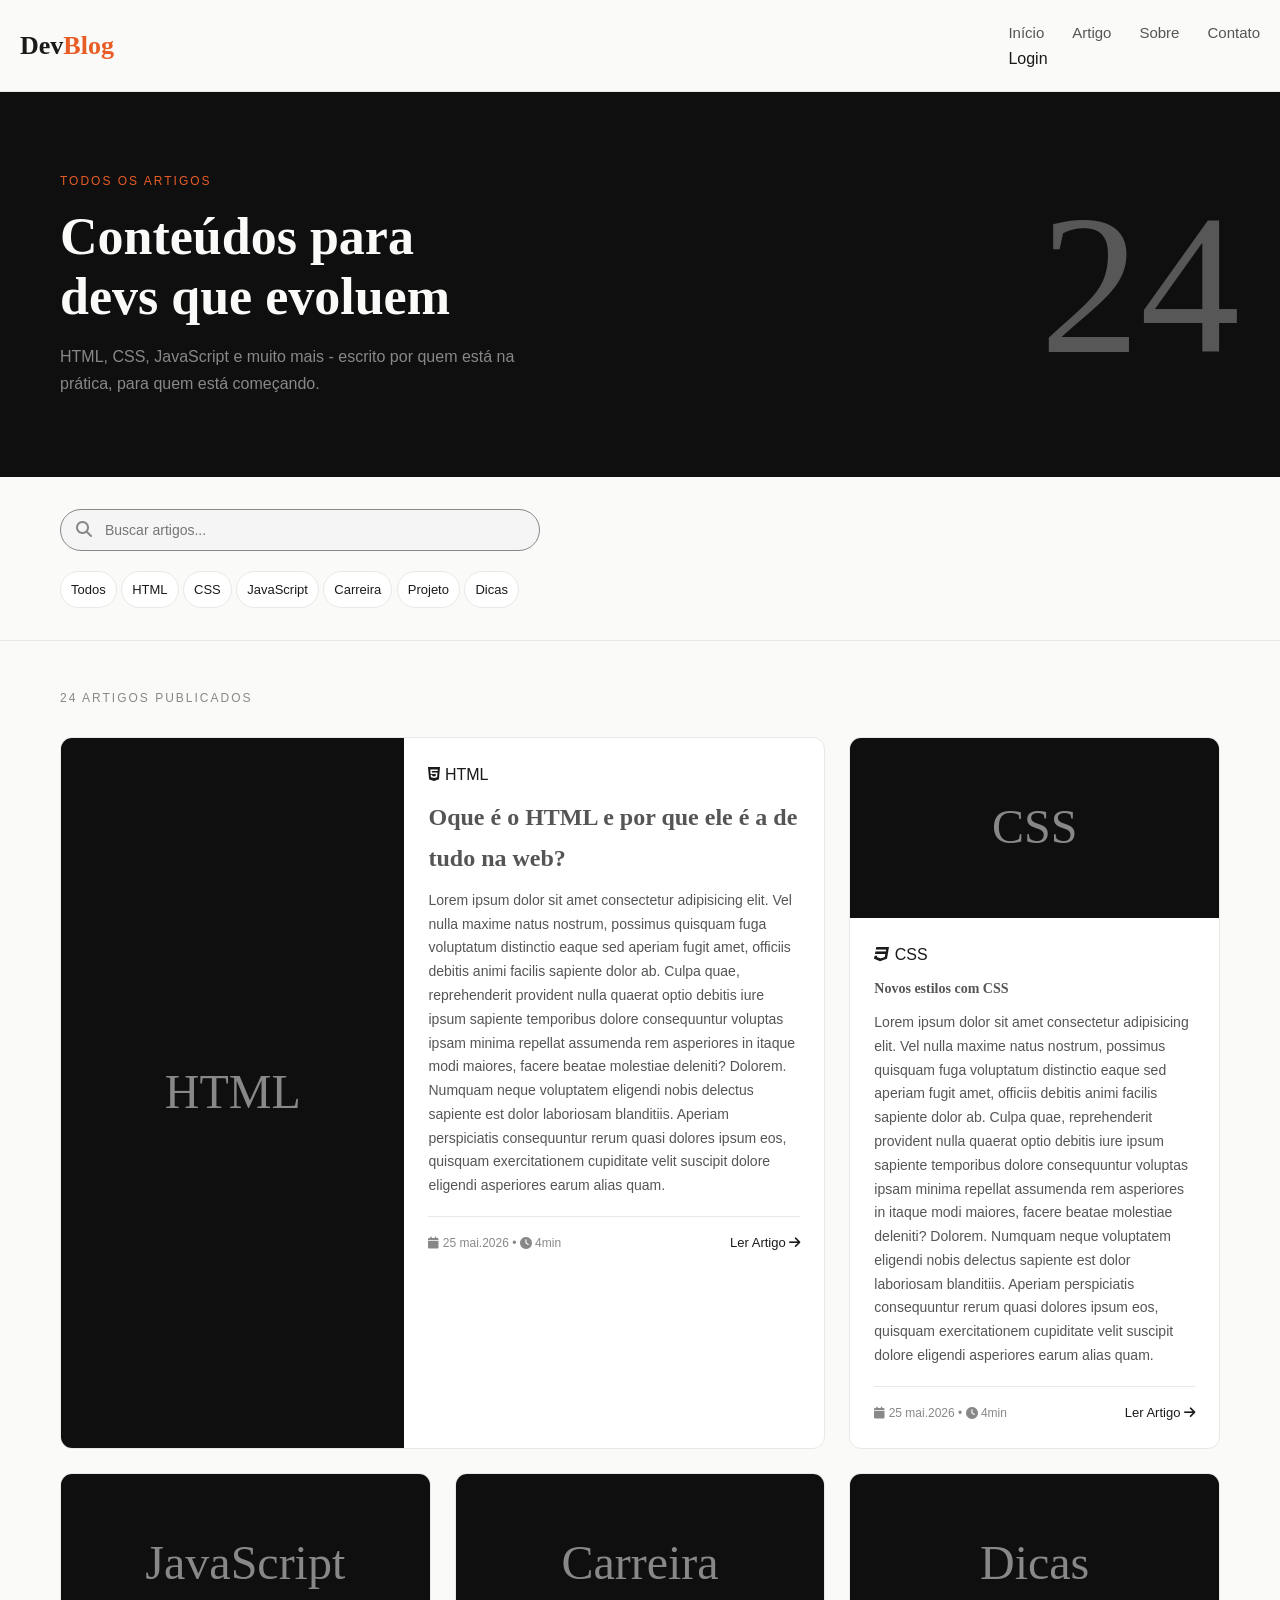
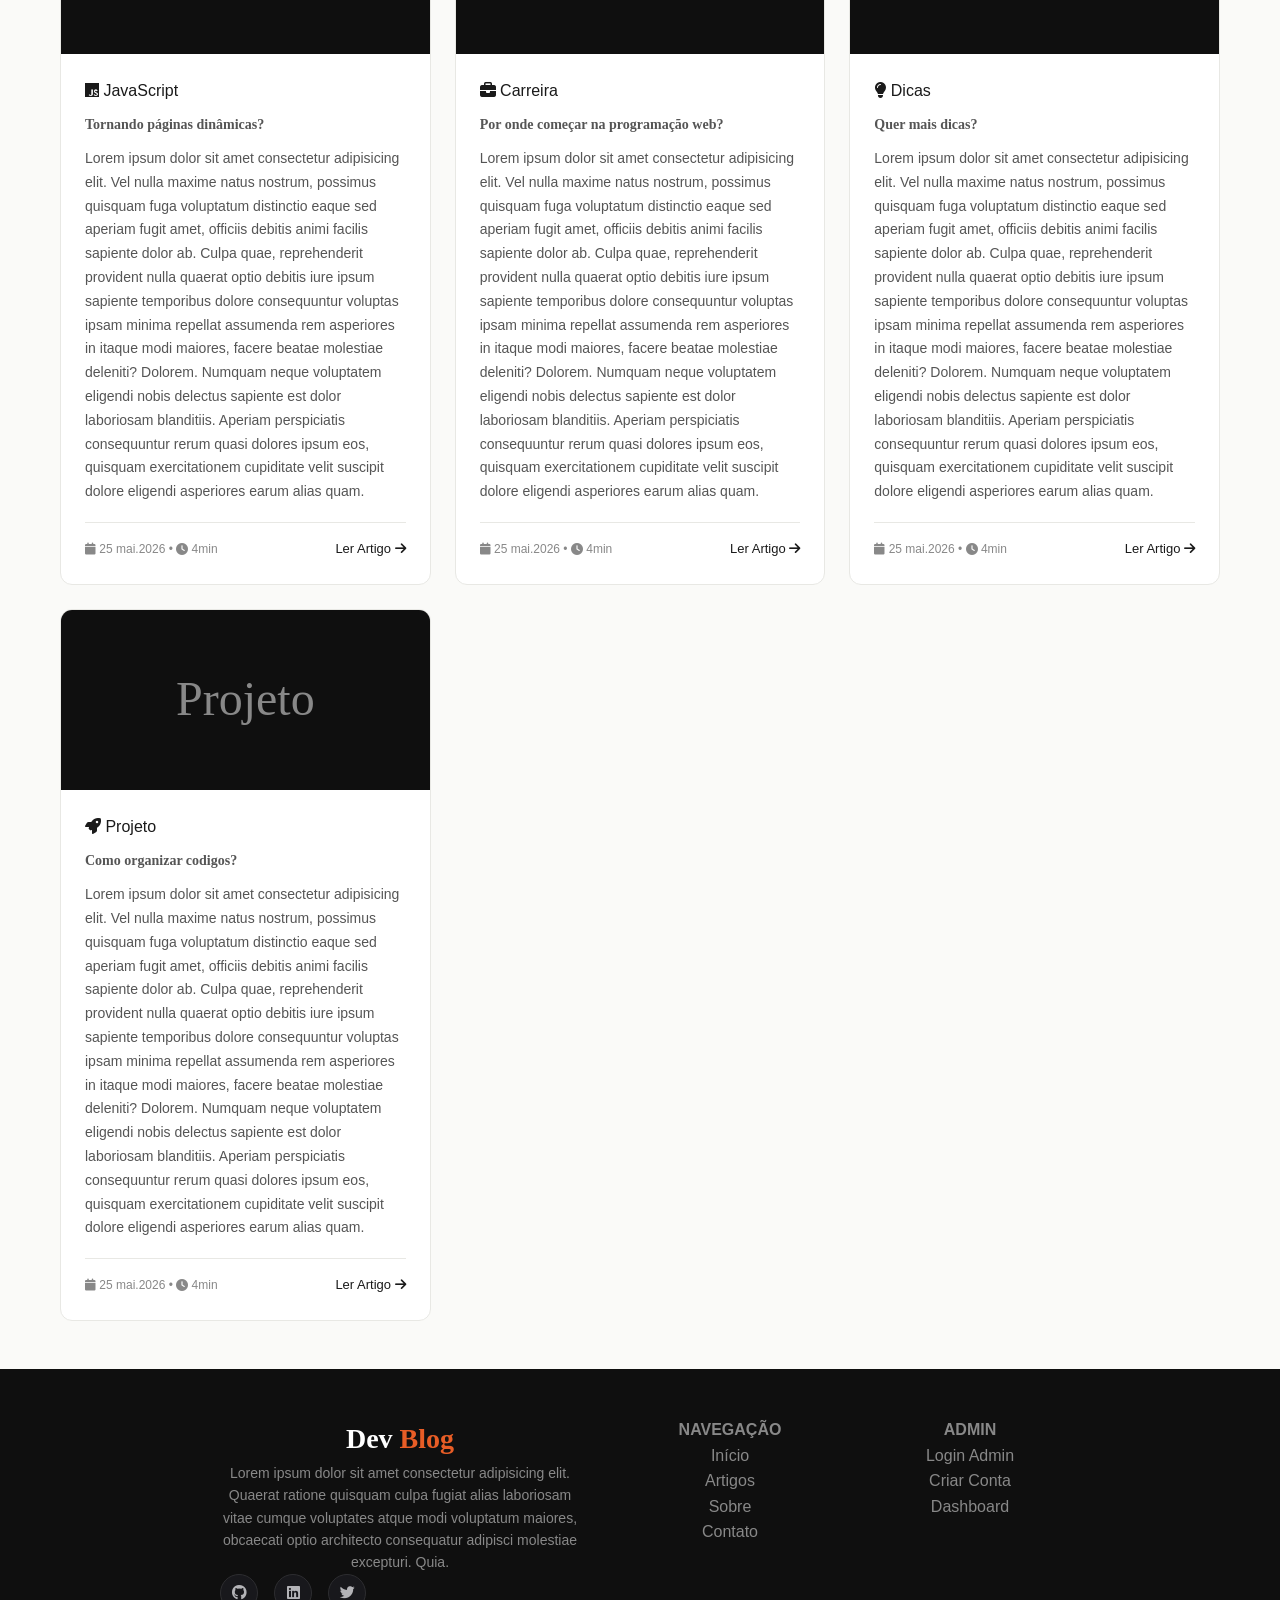
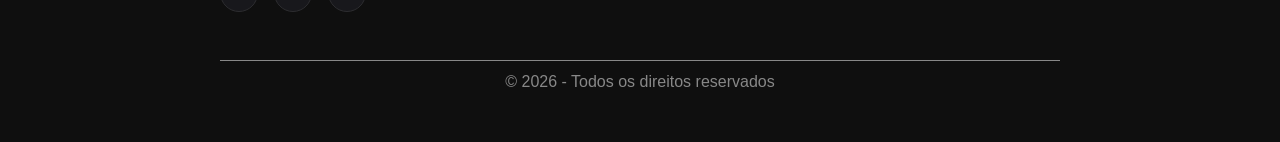
<file: artigos/index.html>
<!DOCTYPE html>
<html lang="pt-br">
<head>
    <meta charset="UTF-8">
    <meta name="viewport" content="width=device-width, initial-scale=1.0">
    <title>Devblog - Artigos</title>
    <link rel="stylesheet" href="../global.css">
    <link rel="stylesheet" href="style.css">
    
    <link rel="stylesheet" href="https://cdnjs.cloudflare.com/ajax/libs/font-awesome/6.4.0/css/all.min.css" />

</head>
<body>
    <header class="cabecalho">
    <a href="index.html" class="logo">Dev<span>Blog</span></a>
    <nav class="nav-bar">
        <ul class="nav-lista">
        <li><a href="index.html" class="nav-link">Início</a></li>
        <li><a href="artigos/index.html" class="nav-link">Artigo</a></li>
        <li><a href="#sobre" class="nav-link">Sobre</a></li>
        <li><a href="#contato" class="nav-link">Contato</a></li>
        </ul>
        <a href="auth/login/index.html" class="btn-login">Login</a>
    </nav>
    </header>
    
    <main>

        <section class="artigos-banner">
            <span class="artigos-banner-tag">Todos os Artigos</span>
            <h1 class="aritgos-banner-titulo">Conteúdos para<br>devs que evoluem</h1>
            <p class="artigos-banner-sub">HTML, CSS, JavaScript e muito mais - escrito por 
            quem está na prática, para quem está começando.</p>
            <div class="banner-numero-fundo">24</div>
        </section>

        <div class="artigos-controles">
            <div class="busca-container">
                <span class="busca-icone"><i class="fas fa-search" aria-hidden="true"></i>

                </span>

                <input type="text" class="busca-input" placeholder="Buscar artigos...">

            </div>

            <div class="filtros-lista">
                <button class="filtro-btn">Todos</button>
                <button class="filtro-btn">HTML</button>
                <button class="filtro-btn">CSS</button>
                <button class="filtro-btn">JavaScript</button>
                <button class="filtro-btn">Carreira</button>
                <button class="filtro-btn">Projeto</button>
                <button class="filtro-btn">Dicas</button>
            </div>

        </div>

        <section class="artigos-grid-container">
            <p class="artigos-grid-titulo">24 artigos publicados</p>

        <div class="artigos-grid">

            <article class="artigos-card destaque">
                <div class="artigos-card-imagem">
                    <div class="artigos-card-imagem-placeholder">HTML</div>
                </div>

                <div class="artigos-card-corpo">
                    <span class="badge badge-laranja">
                        <i class="fab fa-html5" aria-hidden="true"></i>
                    HTML
                </span>
                <h2 class="artigos-card-titulo">Oque é o HTML e por que ele é a de tudo na web?
                </h2>
                <p class="artigos-card-texto texto-3-linhas">
                    Lorem ipsum dolor sit amet consectetur adipisicing elit. 
                    Vel nulla maxime natus nostrum, possimus quisquam fuga voluptatum 
                    distinctio eaque sed aperiam fugit amet,
                    officiis debitis animi facilis sapiente dolor ab.
                    Culpa quae, reprehenderit provident nulla quaerat optio debitis 
                    iure ipsum sapiente temporibus dolore consequuntur voluptas 
                    ipsam minima repellat 
                    assumenda rem asperiores in itaque modi maiores,
                    facere beatae molestiae deleniti? Dolorem.
                    Numquam neque voluptatem eligendi nobis delectus sapiente est dolor
                    laboriosam blanditiis. 
                    Aperiam perspiciatis consequuntur rerum 
                    quasi dolores ipsum eos, quisquam exercitationem 
                    cupiditate velit suscipit dolore 
                    eligendi asperiores earum alias quam.
                </p>
                <div class="artigos-card-rodape">
                    <span class="artigos-card-meta">
                        <i class="fa fa-calendar" aria-hidden="true"></i>
                    25 mai.2026 •
                    <i class="fa fa-clock" aria-hidden="true"></i>
                    4min

                    </span>
                    <a href="#" class="artigos-card-link">Ler Artigo <i class="fa fa-arrow-right" aria-hidden="true"></i></a>
                </div>
                </div>
            </article>
            <article class="artigos-card ">
                <div class="artigos-card-imagem">
                    <div class="artigos-card-imagem-placeholder">CSS</div>
                </div>

                <div class="artigos-card-corpo">
                    <span class="badge badge-laranja">
                        <i class="fab fa-css3" aria-hidden="true"></i>
                   CSS
                </span>
                <h2 class="artigos-card-titulo">Novos estilos com CSS
                </h2>
                <p class="artigos-card-texto texto-3-linhas">
                    Lorem ipsum dolor sit amet consectetur adipisicing elit. 
                    Vel nulla maxime natus nostrum, possimus quisquam fuga voluptatum 
                    distinctio eaque sed aperiam fugit amet,
                    officiis debitis animi facilis sapiente dolor ab.
                    Culpa quae, reprehenderit provident nulla quaerat optio debitis 
                    iure ipsum sapiente temporibus dolore consequuntur voluptas 
                    ipsam minima repellat 
                    assumenda rem asperiores in itaque modi maiores,
                    facere beatae molestiae deleniti? Dolorem.
                    Numquam neque voluptatem eligendi nobis delectus sapiente est dolor
                    laboriosam blanditiis. 
                    Aperiam perspiciatis consequuntur rerum 
                    quasi dolores ipsum eos, quisquam exercitationem 
                    cupiditate velit suscipit dolore 
                    eligendi asperiores earum alias quam.
                </p>
                <div class="artigos-card-rodape">
                    <span class="artigos-card-meta">
                        <i class="fa fa-calendar" aria-hidden="true"></i>
                    25 mai.2026 •
                    <i class="fa fa-clock" aria-hidden="true"></i>
                    4min

                    </span>
                    <a href="#" class="artigos-card-link">Ler Artigo <i class="fa fa-arrow-right" aria-hidden="true"></i></a>
                </div>
                </div>
            </article>
            <article class="artigos-card ">
                <div class="artigos-card-imagem">
                    <div class="artigos-card-imagem-placeholder">JavaScript</div>
                </div>

                <div class="artigos-card-corpo">
                    <span class="badge badge-laranja">
                    <i class="fab fa-js" aria-hidden="true"></i>
                   JavaScript
                </span>
                <h2 class="artigos-card-titulo">Tornando páginas dinâmicas?
                </h2>
                <p class="artigos-card-texto texto-3-linhas">
                    Lorem ipsum dolor sit amet consectetur adipisicing elit. 
                    Vel nulla maxime natus nostrum, possimus quisquam fuga voluptatum 
                    distinctio eaque sed aperiam fugit amet,
                    officiis debitis animi facilis sapiente dolor ab.
                    Culpa quae, reprehenderit provident nulla quaerat optio debitis 
                    iure ipsum sapiente temporibus dolore consequuntur voluptas 
                    ipsam minima repellat 
                    assumenda rem asperiores in itaque modi maiores,
                    facere beatae molestiae deleniti? Dolorem.
                    Numquam neque voluptatem eligendi nobis delectus sapiente est dolor
                    laboriosam blanditiis. 
                    Aperiam perspiciatis consequuntur rerum 
                    quasi dolores ipsum eos, quisquam exercitationem 
                    cupiditate velit suscipit dolore 
                    eligendi asperiores earum alias quam.
                </p>
                <div class="artigos-card-rodape">
                    <span class="artigos-card-meta">
                        <i class="fa fa-calendar" aria-hidden="true"></i>
                    25 mai.2026 •
                    <i class="fa fa-clock" aria-hidden="true"></i>
                    4min

                    </span>
                    <a href="#" class="artigos-card-link">Ler Artigo <i class="fa fa-arrow-right" aria-hidden="true"></i></a>
                </div>
                </div>
            </article>
            <article class="artigos-card ">
                <div class="artigos-card-imagem">
                    <div class="artigos-card-imagem-placeholder">Carreira</div>
                </div>

                <div class="artigos-card-corpo">
                    <span class="badge badge-laranja">
                        <i class="fas fa-briefcase" aria-hidden="true"></i>
                    Carreira
                </span>
                <h2 class="artigos-card-titulo">Por onde começar na programação web?
                </h2>
                <p class="artigos-card-texto texto-3-linhas">
                    Lorem ipsum dolor sit amet consectetur adipisicing elit. 
                    Vel nulla maxime natus nostrum, possimus quisquam fuga voluptatum 
                    distinctio eaque sed aperiam fugit amet,
                    officiis debitis animi facilis sapiente dolor ab.
                    Culpa quae, reprehenderit provident nulla quaerat optio debitis 
                    iure ipsum sapiente temporibus dolore consequuntur voluptas 
                    ipsam minima repellat 
                    assumenda rem asperiores in itaque modi maiores,
                    facere beatae molestiae deleniti? Dolorem.
                    Numquam neque voluptatem eligendi nobis delectus sapiente est dolor
                    laboriosam blanditiis. 
                    Aperiam perspiciatis consequuntur rerum 
                    quasi dolores ipsum eos, quisquam exercitationem 
                    cupiditate velit suscipit dolore 
                    eligendi asperiores earum alias quam.
                </p>
                <div class="artigos-card-rodape">
                    <span class="artigos-card-meta">
                        <i class="fa fa-calendar" aria-hidden="true"></i>
                    25 mai.2026 •
                    <i class="fa fa-clock" aria-hidden="true"></i>
                    4min

                    </span>
                    <a href="#" class="artigos-card-link">Ler Artigo <i class="fa fa-arrow-right" aria-hidden="true"></i></a>
                </div>
                </div>
            </article>
            <article class="artigos-card ">
                <div class="artigos-card-imagem">
                    <div class="artigos-card-imagem-placeholder">Dicas</div>
                </div>

                <div class="artigos-card-corpo">
                    <span class="badge badge-laranja">
                        <i class="fas fa-lightbulb" aria-hidden="true"></i>
                    Dicas
                </span>
                <h2 class="artigos-card-titulo">Quer mais dicas?
                </h2>
                <p class="artigos-card-texto texto-3-linhas">
                    Lorem ipsum dolor sit amet consectetur adipisicing elit. 
                    Vel nulla maxime natus nostrum, possimus quisquam fuga voluptatum 
                    distinctio eaque sed aperiam fugit amet,
                    officiis debitis animi facilis sapiente dolor ab.
                    Culpa quae, reprehenderit provident nulla quaerat optio debitis 
                    iure ipsum sapiente temporibus dolore consequuntur voluptas 
                    ipsam minima repellat 
                    assumenda rem asperiores in itaque modi maiores,
                    facere beatae molestiae deleniti? Dolorem.
                    Numquam neque voluptatem eligendi nobis delectus sapiente est dolor
                    laboriosam blanditiis. 
                    Aperiam perspiciatis consequuntur rerum 
                    quasi dolores ipsum eos, quisquam exercitationem 
                    cupiditate velit suscipit dolore 
                    eligendi asperiores earum alias quam.
                </p>
                <div class="artigos-card-rodape">
                    <span class="artigos-card-meta">
                        <i class="fa fa-calendar" aria-hidden="true"></i>
                    25 mai.2026 •
                    <i class="fa fa-clock" aria-hidden="true"></i>
                    4min

                    </span>
                    <a href="#" class="artigos-card-link">Ler Artigo <i class="fa fa-arrow-right" aria-hidden="true"></i></a>
                </div>
                </div>
            </article>
            <article class="artigos-card ">
                <div class="artigos-card-imagem">
                    <div class="artigos-card-imagem-placeholder">Projeto</div>
                </div>

                <div class="artigos-card-corpo">
                    <span class="badge badge-laranja">
                        <i class="fa fa-rocket" aria-hidden="true"></i>
                    Projeto
                </span>
                <h2 class="artigos-card-titulo">Como organizar codigos?
                </h2>
                <p class="artigos-card-texto texto-3-linhas">
                    Lorem ipsum dolor sit amet consectetur adipisicing elit. 
                    Vel nulla maxime natus nostrum, possimus quisquam fuga voluptatum 
                    distinctio eaque sed aperiam fugit amet,
                    officiis debitis animi facilis sapiente dolor ab.
                    Culpa quae, reprehenderit provident nulla quaerat optio debitis 
                    iure ipsum sapiente temporibus dolore consequuntur voluptas 
                    ipsam minima repellat 
                    assumenda rem asperiores in itaque modi maiores,
                    facere beatae molestiae deleniti? Dolorem.
                    Numquam neque voluptatem eligendi nobis delectus sapiente est dolor
                    laboriosam blanditiis. 
                    Aperiam perspiciatis consequuntur rerum 
                    quasi dolores ipsum eos, quisquam exercitationem 
                    cupiditate velit suscipit dolore 
                    eligendi asperiores earum alias quam.
                </p>
                <div class="artigos-card-rodape">
                    <span class="artigos-card-meta">
                        <i class="fa fa-calendar" aria-hidden="true"></i>
                    25 mai.2026 •
                    <i class="fa fa-clock" aria-hidden="true"></i>
                    4min

                    </span>
                    <a href="#" class="artigos-card-link">Ler Artigo <i class="fa fa-arrow-right" aria-hidden="true"></i></a>
                </div>
                </div>
            </article>

        </div>
        </section>
    </main>
    
    <footer class="rodape">
        <div class="rodape-container">
            <div class="roda-info">
                <p class="rodape-logo"> Dev <span>Blog</span></p>
                <p class="rodape-sub">Lorem ipsum dolor sit amet consectetur adipisicing elit. 
                    Quaerat ratione quisquam culpa fugiat alias laboriosam vitae cumque voluptates atque modi voluptatum maiores, 
                    obcaecati optio architecto consequatur adipisci molestiae excepturi. 
                    Quia.</p>
                
                <div class="rodape-redes">
                    <a href="#"><i class="fab fa-github" aria-hidden="true"></i></a>
                    <a href="#"><i class="fab fa-linkedin" aria-hidden="true"></i></a>
                    <a href="#"><i class="fab fa-twitter" aria-hidden="true"></i></a>
                </div>
            </div>

            <div class="rodape-link">
                <h4>NAVEGAÇÃO</h4>
                <ul>
                    <li><a href="index.html">Início</a></li>
                    <li><a href="artigos/index.html">Artigos</a></li>
                    <li><a href="#sobre">Sobre</a></li>
                    <li><a href="#contato">Contato</a></li>
                </ul>
            </div>
            <div class="rodape-link">
                <h4>ADMIN</h4>
                <ul>
                    <li><a href="auth/login/index.html">Login Admin</a></li>
                    <li><a href="auth/cadastro/index.html">Criar Conta</a></li>
                    <li><a href="admin/index.hmtl">Dashboard</a></li>
                    
                </ul>
            </div>
        </div>


        <div class="rodape-copy">
            <p>&copy; 2026 - Todos os direitos reservados </p>
        </div>
    </footer>

</body>
</html>
</file>
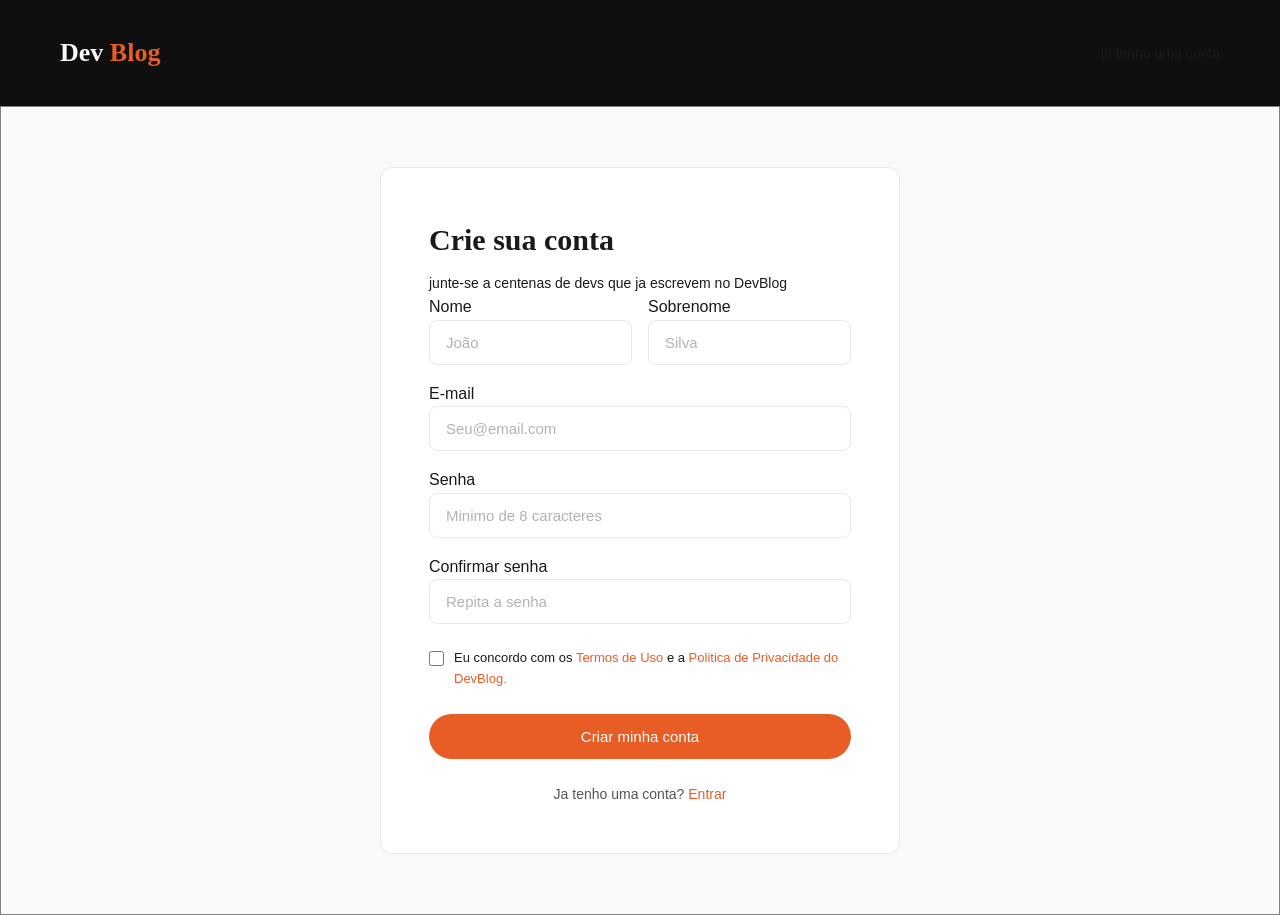
<file: auth/cadastro/index.html>
<!DOCTYPE html>
<html lang="en">

<head>
    <meta charset="UTF-8">
    <meta name="viewport" content="width=device-width, initial-scale=1.0">
    <title>DevBlog - Cadastro</title>
    <link rel="stylesheet" href="style.css">
    <link rel="stylesheet" href="../../global.css">
</head>

<body>
    <div class="cadastro-pagina">

        <header class="cadastro-header">
            <a href="../..index.html" class="logo">Dev <span>Blog</span></a>
            <a href="../..login/index.html" class="cadastro-header-link">ja tenho uma conta <i class="fa fa-arrow-right"
                    aria-hidden="true"></i></a>
        </header>

        <main class="cadastro-corpo">
            <div class="cadastro-form-card">
                <h1 class="cadastro-titulo">Crie sua conta</h1>
                <p class="cadastro-subtitulo">
                    junte-se a centenas de devs que ja escrevem no DevBlog
                </p>
                <form action="#" class="cadastro-form">
                    <div class="campos-duplos">
                        <div class="campo-grupo">
                            <label class="campo-label" for=nome>Nome</label>
                            <input type="text" id="nome" class="campo-input" placeholder="João" required>
                        </div>
                        <div class="campo-grupo">
                            <label class="campo-label" for="sobrenome">Sobrenome</label>
                            <input type="text" id="sobrenome" class="campo-input" placeholder="Silva" required>
                        </div>
                    </div>
                    <div class="campo-grupo">
                        <label class="campo-label" for="email">E-mail</label>
                        <input type="email" id="email" class="campo-input" placeholder="Seu@email.com" required>
                    </div>
                    <div class="campo-grupo">
                        <label class="campo-label" for="senha">Senha</label>
                        <input type="senha" id="senha" class="campo-input" placeholder="Minimo de 8 caracteres"
                            required>
                    </div>
                    <div class="campo-grupo">
                        <label class="campo-label" for="confirmar">Confirmar senha</label>
                        <input type="password" id="confirmar" class="campo-input" placeholder="Repita a senha" required>
                    </div>
                    <div class="cadastro-termos">
                        <input type="checkbox" id="termos" required />
                        <label for="termos">
                            Eu concordo com os <a href="#">Termos de Uso</a> e a <a href="#">Politica de Privacidade do
                                DevBlog.</a>
                        </label>
                    </div>

                    <button class="btn-primario cadastro-btn-submit" type="submit">
                        Criar minha conta
                    </button>

                </form>
                <p class="cadastro-login-link">
                    Ja tenho uma conta? <a href="../login/index.html">Entrar</a>
                </p>
            </div>
        </main>
    </div>




</body>

</html>
</file>
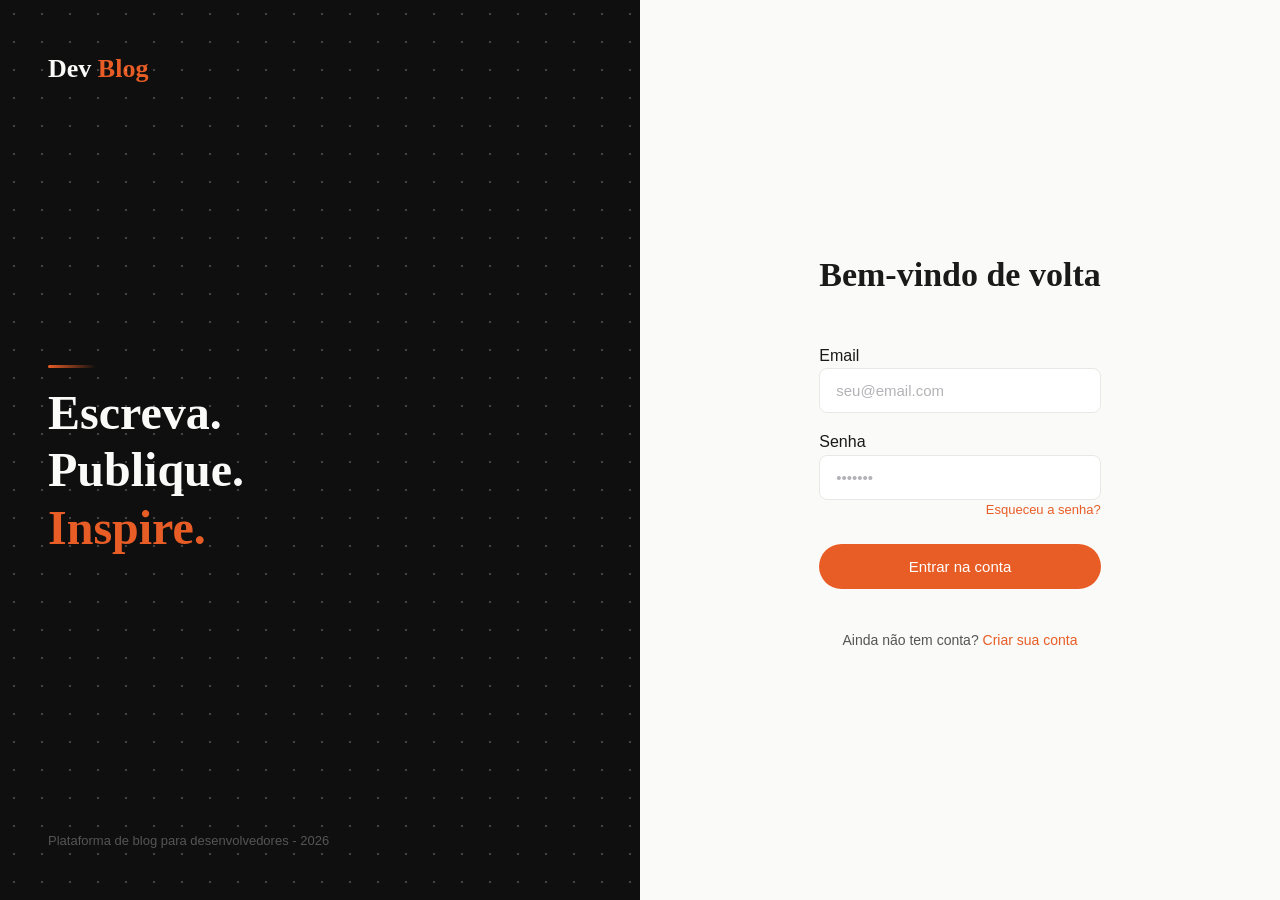
<file: auth/login/index.html>
<!DOCTYPE html>
<html lang="pt-br">
<head>
    <meta charset="UTF-8">
    <meta name="viewport" content="width=device-width, initial-scale=1.0">
    <title>DevBlog - Login</title>
    <link rel="stylesheet" href="style.css" >
    <link rel="stylesheet" href="../../global.css">
</head>
<body>

    <main class="login-pagina">

        <div class="login-painel-esquerdo fundo-pontos">
             <a href="../..index.html" class="logo">Dev <span>Blog</span></a>
             <div>
                <div class="linha-principal"></div>
                <h2 class="login-frase">
                    Escreva. <br>
                    Publique. <br>
                    <span>Inspire.</span>
                </h2>
             </div>
             <p class="login-rodape-painel">
                Plataforma de blog para desenvolvedores - 2026
             </p>
        </div>


        <div class="login-painel-direito">
            <div class="login-from-card card-brilho">
                <h1 class="login-titulo">Bem-vindo de volta</h1>
                <p class="login-subtitulo"></p>

                <form action="#" class="login-form">
                    <div class="campo-grupo">
                        <label for="email" class="campo-label">Email</label>
                        <input type="email" id="email" class="campo-input" placeholder="seu@email.com" required>
                    </div>
                    <div class="campo-grupo">
                        <label for="senha" class="campo-label">Senha</label>
                        <input type="senha" id="senha" class="campo-input" placeholder="•••••••" required>
                        <a href="#" class="login-esqueceu">Esqueceu a senha?</a>
                    </div>
                    <button class="btn-primario login-btn-submit type=submit">
                        Entrar na conta
                    </button>
                    <p class="login-cadastro-link">
                        Ainda não tem conta? <a href="../cadastro/index.html">Criar sua conta</a>
                    </p>
                </form>
            </div>
        </div>

    </main>
    
</body>
</file>
<file: global.css>
/* Variavéis CSS */

:root{
    --cor-fundo: #fafaf8;
    --cor-escuro: #0F0F0F;
    --cor-texto: #1a1a1a;
    --cor-texto-suave: #555;
    --cor-cinza: #888;
    --cor-borda: #e8e8e4;
    --cor-principal: #e85d26;
    --cor-principal-clara: #fde8dc;
    --cor-principal-hover: #cf4e1e;
    --cor-sucesso: #22c55e;
    --cor-erro: #ef4444;
    --cor-aviso: #f59e0b;
    
    --fonte-titulo: serif;
    --fonte-corpo: sans-serif;

    --espaco-xs: 4px;
    --espaco-sm: 8px;
    --espaco-md: 16px;
    --espaco-lg: 24px;
    --espaco-xl: 40px;
    --espaco-2xl: 60px;

    --raio: 12px;
    --raio-sm: 8px;
    --raio-pilula: 100px;

    --sombra-sm: 0 2px 8px  rgba(0,0,0, 0.06);
    --sombra-md: 0 4px 24px  rgba(0,0,0, 0.01);
    --sombra-lg: 0 12px 48px rgba(0,0,0, 0.14);

    --transicao: 0.25s ease;
}

/* Zerando os estilos do navegador */
*{
    margin: 0;
    padding: 0;
    box-sizing: border-box;
}

html{
    scroll-behavior: smooth;
}

body{
    font-family: var(--fonte-corpo);
    background-color: var(--cor-fundo);
    color: var(--cor-texto);
    line-height: 1.6;
}

ul{
    list-style: none;
}

a{
    text-decoration: none;
    color: inherit;
}



/* Cabeçalho global */
.cabecalho{
    display: flex;
    align-items: center;
    justify-content: space-between;
    padding: 20px;
    background-color: var(--cor-fundo);
    border-bottom: 1px solid var(--cor-borda);
    position: sticky;
    top: 0;
    z-index: 100;
}

.logo{
    font-family: var(--fonte-titulo);
    font-size: 26px;
    color: var(--cor-texto);
    font-weight: 700;

}

.logo span{
    color: var(--cor-principal);
}
.navbar{
    display: flex;
    align-items: center;
    gap: 32px;
}
.nav-lista{
    display: flex;
    gap: 28px;
}

.nav-link{
    font-size: 15px;
    font-weight: 500;
    color: var(--cor-texto-suave);
    transition: color var(--transicao);
}
.nav-link:hover{
    color: var(--cor-principal);

}
/* Rodapé Global */
.rodape{
    background-color: var(--cor-escuro);
    color: var(--cor-cinza);
    text-align: center;
    padding: 48px 20px;
    display: flex;
    flex-direction: column;
    align-items: center;
    gap: 8px;
}
.rodape-container{
    display: grid;
    grid-template-columns: 1.8fr 0.9fr 0.9fr;
    gap: 60px;
    max-width: 1200px;
    margin: 0 auto;
    padding-bottom: 48px;
    border-bottom: 1.5px solid var(--cor-cinza);
}
.rodape-info{
    display: flex;
    flex-direction: column;
    align-items: flex-start;

}
.rodape-logo{
    font-family: var(--fonte-titulo);
    font-size: 28px;
    color: #fff;
    font-weight: 700;

}

.rodape-logo span{
    color: var(--cor-principal);

}

.rodape-sub{
    font-size: 14px;
    line-height: 1.6;
    max-width: 360px;
}

.rodape-redes{
    display: flex;
    align-items: center;
    gap: 16px;
}
.rodape-redes a{
    width: 38px;
    height: 38px;
    border-radius: 50%;
    background-color: #18181c;
    border: 1px solid #2d2d30;
    display: flex;
    align-items: center;
    justify-content: center;
    color: #b3b3b7;
    font-size: 15px;
    transition: all var(--transicao);
}

.rodape-redes a:hover{
    background-color: var(--cor-principal);
    color: #fff;
    border-color: var(--cor-principal);
    transform: translateY(-2px);
}
.rodape-links h4{
    font-size: 15px;
    color: #ffff;
    font-weight: 600;
    letter-spacing: 1px;
    text-transform: uppercase;
    margin-bottom: 20px;

}

.rodape-links ul{
    display: flex;
    flex-direction: column;
    gap: 12px;
}
.rodape-links ul a{
    font-size: 14px;
    color: #8f8f94;
    transition: all var(--transicao);
}
.rodape-links ul a:hover{
    color: var(--cor-principal);
}






.campos-grupo{
    display: flex;
    flex-direction: column;
    gap: 6px;
}

.campos-label{
    font-size: 13px;
    font-weight: 500;
    color: var(--cor-texto-suave);
    letter-spacing: 0.3px;
}

.campo-input{
    width: 100%;
    padding: 13px 16px;
    border: 1.5px solid var(--cor-borda);
    border-radius: var(--raio-sm);
    font-size: 15px;
    color: var(--cor-texto);
    transition: all var(--transicao);
    outline: none;
}

.campo-input:focus{
    border-color: var(--cor-principal);
    box-shadow: 0 0 10px 3px rgba(232, 93, 38, 0.25);
}

.campo-input::placeholder{
    color:#b3b3b7;
}

/** Botões */

.btn-primario{
    display: inline-flex;
    align-items: center;
    justify-content: center;
    gap: 8px;
    background-color: var(--cor-principal);
    color: #fff;
    border: none;
    padding: 14px 28px;
    border-radius: var(--raio-pilula);
    font-size: 15px;
    transition: all var(--transicao);
    cursor: pointer;
}

.btn-primario:hover{
    background-color: var(--cor-principal-hover);
    transform: translateY(-2px);
}

.btn-primario:active{
    background-color: #772d12;
    transform: translateY(2px);
}

    .btn-secundario{
    display: inline-flex;
    align-items: center;
    justify-content: center;
    gap: 8px;
    background-color: transparent;
    color:var(--cor-texto);
    border: 1px solid var(--cor-borda);
    padding: 14px 28px;
    border-radius: var(--raio-pilula);
    font-size: 15px;
    transition: all var(--transicao);
    cursor: pointer;
}

.btn-secundario:hover{
    border-color: var(--cor-principal);
    color: var(--cor-principal);
    transform: translateY(-2px);
}
</file>
<file: artigos/style.css>
.artigos-banner{
    background-color: var(--cor-escuro);
    color: var(--cor-fundo);
    padding: 80px 60px;
    display: flex;
    flex-direction: column;
    gap: 16px;
    position: relative;
    overflow: hidden;
}

.artigos-banner-tag{
    font-size: 12px;
    letter-spacing: 2px;
    text-transform: uppercase;
    color: var(--cor-principal);
    font-weight: 500;
}
.aritgos-banner-titulo{
    font-family: var(--fonte-titulo);
    font-size: 52px;
    max-width: 600px;
    line-height: 1.15;
}

.artigos-banner-sub{
    font-size: 16px;
    color: #888;
    max-width: 480px;
    line-height: 1.7;
}

.banner-numero-fundo{
    position: absolute;
    right: 40px;
    top: 50%;
    transform: translateY(-50%);
    font-family: var(--fonte-titulo);
    font-size: 200px;
    color: rgba(255, 255, 255, 0.3);
    line-height: 1;
    user-select: none;
    pointer-events: none;
}
.artigos-controles{
    padding: 32px 60px;
    display: flex;
    flex-direction: column;
    gap: 20px;
    border-bottom: 1px solid var(--cor-borda);
    background-color: var(--cor-fundo);
    position: sticky;
    top: 73px;
    z-index: 99;
}
.busca-container{
    position: relative;
    max-width: 480px;

}

.busca-icone{
    position: absolute;
    left: 16px;
    top: 50%;
    transform: translateY(-50%);
    color: var(--cor-cinza);
    font-size: 16px;
}
.busca-input{
    width: 100%;
    padding: 12px 16px 12px 44px;
    border: 1.5px solid var(--cor-cinza);
    border-radius: var(--raio-pilula);
    font-size: 14px;
    color: var(--cor-texto);
    background-color: whitesmoke;
    outline: none;
    transition: all var(--transicao);

}
.busca-input:focus{
    box-shadow: 0 0 0 3px rgba(232, 93, 38, 0.3);
    border-color: var(--cor-principal); 
    
}
.filtro-btn{
    border: 1px solid var(--cor-borda);
    background-color: #fff;
    border-radius: var(--raio-pilula);
    padding: 10px 10px;
    font-size: 13px;
    font-weight: 500;
    color: var(--cor-texto);
    cursor: pointer;
    transition: all var(--transicao);
}
.filtro-btn:hover{
    border-color: var(--cor-principal);
    color: var(--cor-principal);
}
.artigos-grid-container{
    padding: 48px 60px;
}
.artigos-grid-titulo{
    font-size: 12px;
    text-transform: uppercase;
    letter-spacing: 2px;
    color: var(--cor-cinza);
    margin-bottom: 28px;
}
.artigos-grid{
    display: grid;
    grid-template-columns: repeat(3, 1fr);
    gap: 24px;

}
.artigos-card{
    background-color: #fff;
    border: 1px solid var(--cor-borda);
    border-radius: var(--raio);
    overflow: hidden;
    display: flex;
    flex-direction: column;
    transition: all var(--transicao);
}
.artigos-card:hover{
    box-shadow: var(--sombra-lg);
    transform: translateY(-5px);
}
.artigos-card-imagem{
    height: 180px;
    background-color: var(--cor-escuro);
    overflow: hidden;
    position: relative;
}
.artigos-card-imagem img{
    width: 100%;
    height: 100%;
    object-fit: cover;
    transition: all var(--transicao);
}
.artigos-card-imagem-placeholder{
    width: 100%;
    height: 100%;
    display: flex;
    align-items: center;
    justify-content: center;
    font-size: 48px;
    color: #888;
    font-family: var(--fonte-titulo);
    
}
.artigos-card-corpo{
    padding: 24px;
    display: flex;
    flex-direction: column;
    gap: 10px;
}
.artigos-card-titulo{
    font-family: var(--fonte-titulo);
    font-size: 20px;
    line-height: 1.35;
    color: var(--cor-texto);
    transition: all var(--transicao);

}
.artigos-card:hover .artigos-card-titulo{
    color: var(--cor-principal);
}
.artigos-card-titulo{
    font-size: 14px;
    line-height: 1.7;
    color: var(--cor-texto-suave);

}
.artigos-card-texto{
    font-size: 14px;
    line-height: 1.7;
    color: var(--cor-texto-suave);
}
.artigos-card-rodape{
    display: flex;
    align-items: center;
    justify-content: space-between;
    margin-top: 8px;
    padding-top: 16px;
    border-top: 1px solid var(--cor-borda);

}
.artigos-card-meta{
    font-size: 12px;
    color: var(--cor-cinza);

}
.artigos-card-link{
    font-size: 13px;
    font-weight: 500;
    columns: var(--cor-principal);
    transition: all var(--transicao);
}
.artigos-card-link:hover{
    letter-spacing: 1px;

}
.artigos-card.destaque{
    grid-column: span 2;
    flex-direction: row;

}
.artigos-card.destaque .artigos-card-imagem{
    width: 45%;
    height: auto;
    flex-shrink: 0;
}
.artigos-card.destaque .artigos-card-titulo{
    font-size: 24px;
}
.artigos-card.destaque .artigos-card-texto{
    -webkit-line-clamp: 4;
    line-clamp: 4;
    display: -webkit-box;
    -webkit-box: vertical;
    overflow: hidden;
}
.text-3-linhas{
    -webkit-line-clamp: 3;
    display: -webkit-box;
    -webkit-box: vertical;
    overflow: hidden;
}













@media screen and (max-width: 770px) {
    .artigos-grid{
        grid-template-columns: repeat(1, 1fr);
    }
}
</file>
<file: auth/cadastro/style.css>
.cadastro-pagina{
    min-height: 100vh;
    background-color: var(--cor-fundo);
    display: flex;
    flex-direction: column;

}
.cadastro-header{
    background-color: var(--cor-escuro);
    padding: 32px 60px;
    display: flex;
    align-items: center;
    justify-content: space-between;
}

.cadastro-header .logo{
    color: var(--cor-fundo);
}

.cadastro-header-link{
    font-size:14px ;
    color: var(--cor-cinzad);
    transition: all var(--transicao);

}

.cadastro-header-link:hover{
    color: var(--cor-principal);
}

.cadastro-corpo{
    display: flex;
    align-items: center;
    justify-content: center;
    padding: 60px 20px;
    border: 1px solid grey;
    flex: 1;

}

.cadastro-form-card{
    width: 100%;
    max-width: 520px;
    background-color: #fff;
    border: 1px solid var(--cor-borda);
    border-radius: var(--raio);
    padding: 48px;
    box-shadow: var(--sombra-md);
}

.cadastro-titulo{
    font-family: var(--fonte-titulo);
    font-size: 30px;
    margin-bottom: var(--espaco-sm);
}

.cadastro-subtitulo{
    font-size: 14px;
    color: var(--cor-texto);
    margin-bottom: var(--espaco-x1)
}

.cadastro-form{
    display: flex;
    flex-direction: column;
    gap: var(--espaco-md);
}

.campos-duplos{
    display: grid;
    grid-template-columns: 1fr 1fr;
    gap: var(--espaco-md);
}

.cadastro-termos{
    display: flex;
    align-items: flex-start;
    gap: 10px;
    font-size: 13px;
    color: var(--cor --cor-texto-suave);
    margin-top: var(--espaco-sm);

}

.cadastro-termos input{
    margin-top: 3px;
    accent-color: var(--cor-principal);
    width: 15px;
    height: 15px;
    flex-shrink: 0;
}

.cadastro-termos a {
    color: var(--cor-principal);
    transition: all var(--transicao);

}

.cadastro-termos a:hover{
    opacity: 0.75;
}

.cadastro-btn-submit{
    width: 100%;
    padding: 15px;
    font-size: 15px;
    margin-top: var(--espaco-sm);
}

.cadastro-login-link{
    text-align: center;
    margin-top: var(--espaco-lg);
    font-size: 14px;
    color: var(--cor-texto-suave)
}

.cadastro-login-link a {
    color: var(--cor-principal);
}
</file>
<file: auth/login/style.css>
.login-pagina{
    display: grid;
    grid-template-columns: 1fr 1fr;
    min-height: 100vh;
}
.login-painel-esquerdo{
    background-color: var(--cor-escuro);
    display: flex;
    flex-direction: column;
    justify-content: space-between;
    padding: 48px;
    color: var(--cor-fundo);
}
.login-painel-esquerdo .logo{
    color: var(--cor-fundo);
}
.linha-principal{
    width: 48px;
    height: 3px;
    background: linear-gradient(to right,var(--cor-principal), transparent);
    border-radius: 4px;
    margin-bottom: var(--espaco-md);
}
.login-frase{
    font-family: var(--fonte-titulo);
    font-size: 48px;
    line-height: 1.2;
    color: var(--cor-fundo);
}



.login-frase span{
    color: var(--cor-principal);
}

.login-rodape-painel{
    font-size: 13px;
    color: #555;
}

.fundo-pontos{
    position: relative;
    overflow: hidden;

}

.fundo-pontos::before{
    content: '';
    position: absolute;
    inset: 0;
    background-image: radial-gradient(circle, #ffffff38 1px, transparent 1px);
    background-size: 28px 28px;
    pointer-events: none;
}

.login-painel-direito{
    display: flex;
    align-items: center;
    justify-content: center;
    padding: 48px;
    background-color: var(--cor-fundo);
}

.login-form-card{
    width: 100%;
    max-width: 400px;

}

.login-titulo{
    font-family: var(--fonte-titulo);
    font-size: 34px;
    margin-bottom: var(--espaco-sm);
}

.login-subtitulo{
    font-size: 15px;
    color: var(--cor-texto-suave);
    margin-bottom: var(--espaco-xl);

}

.login-form{
    display: flex;
    flex-direction: column;
    gap: var(--espaco-md);
}

.login-esqueceu{
    font-size: 13px;
    color: var(--cor-principal);
    text-align: right;
    display: block;
    transition: all var(--transicao);
}
.login-esqueceu:hover{
    opacity: 0.5;
}
.login-btn-submit{
    width: 100%;
    margin-top: var(--espaco-sm);
    padding: 15px;
    font-size: 15px;
}

.login-cadastro-link{
    text-align: center;
    margin-top: var(--espaco-lg);
    font-size: 14px;
    color: var(--cor-texto-suave);
}

.login-cadastro-link a{
    color: var(--cor-principal);
    font-weight: 500;
    transition: all var(--transicao);
}

.login-cadastro-link a:hover{
    opacity: 0.5;
}

.card-brilho{
    position: relative;
    overflow: hidden;

}
.card-brilho::after{
    content: '';
    position: absolute;
    top: -50%;
    left: -50%;
    width: 200%;
    height: 200%;
    background: radial-gradient(circle at top left, rgba(232, 93, 38, 0.075), transparent 60%);
    opacity: 0;
    transition: all var(--transicao);
    pointer-events: none;
}

.card-brilho hover::after{
    opacity: 1;
}
</file>
